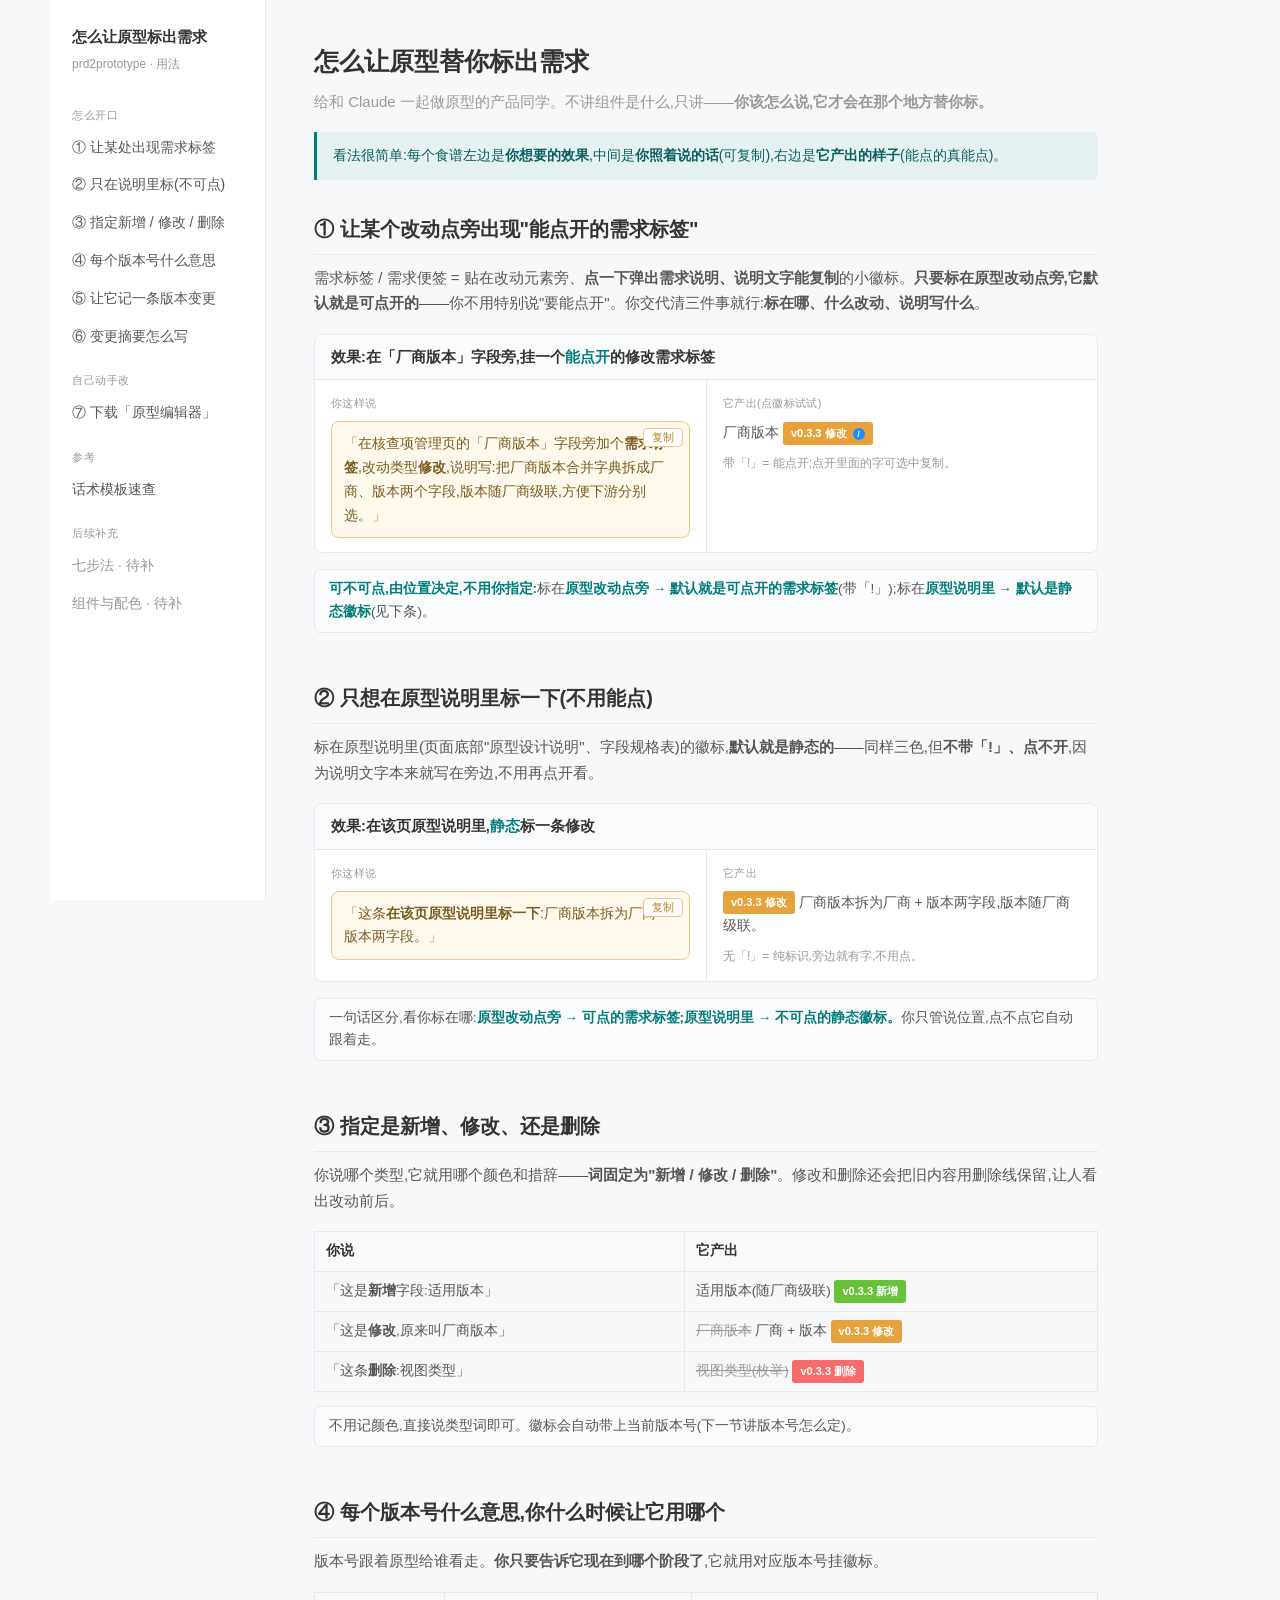
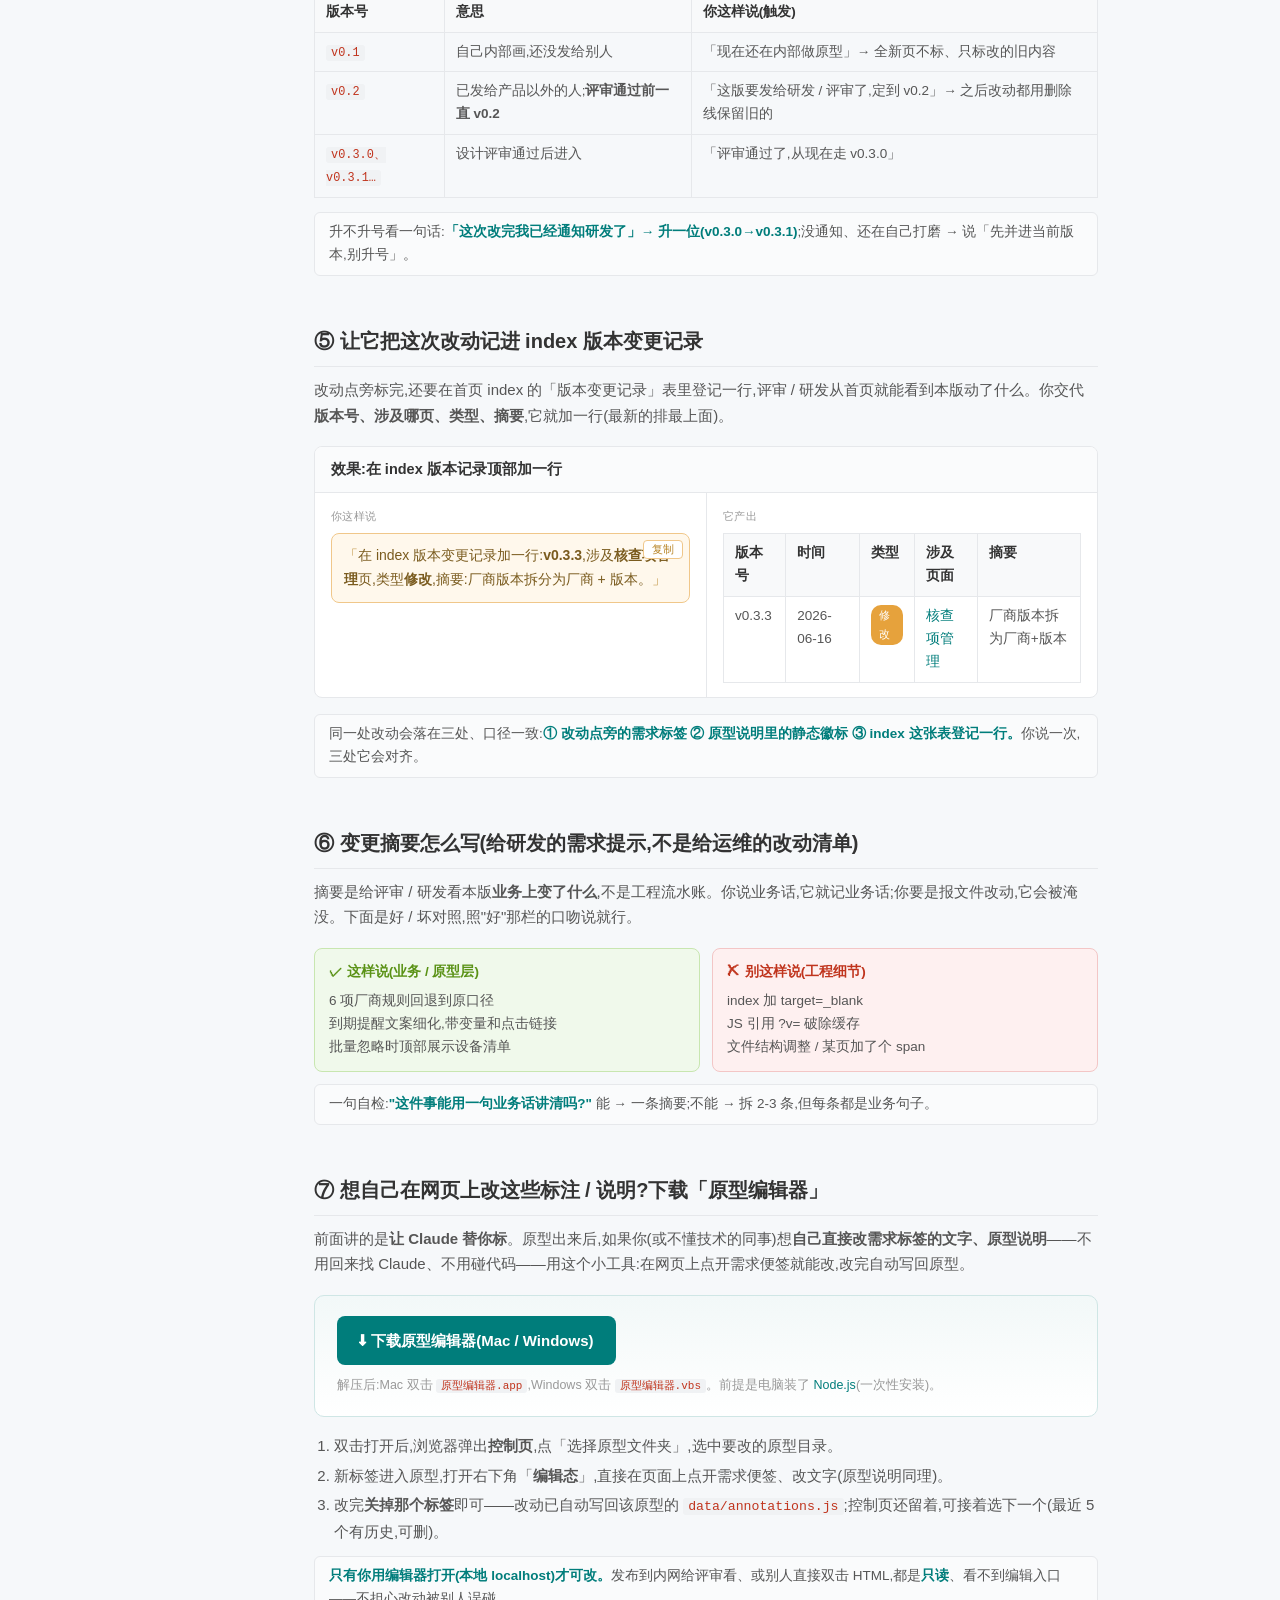
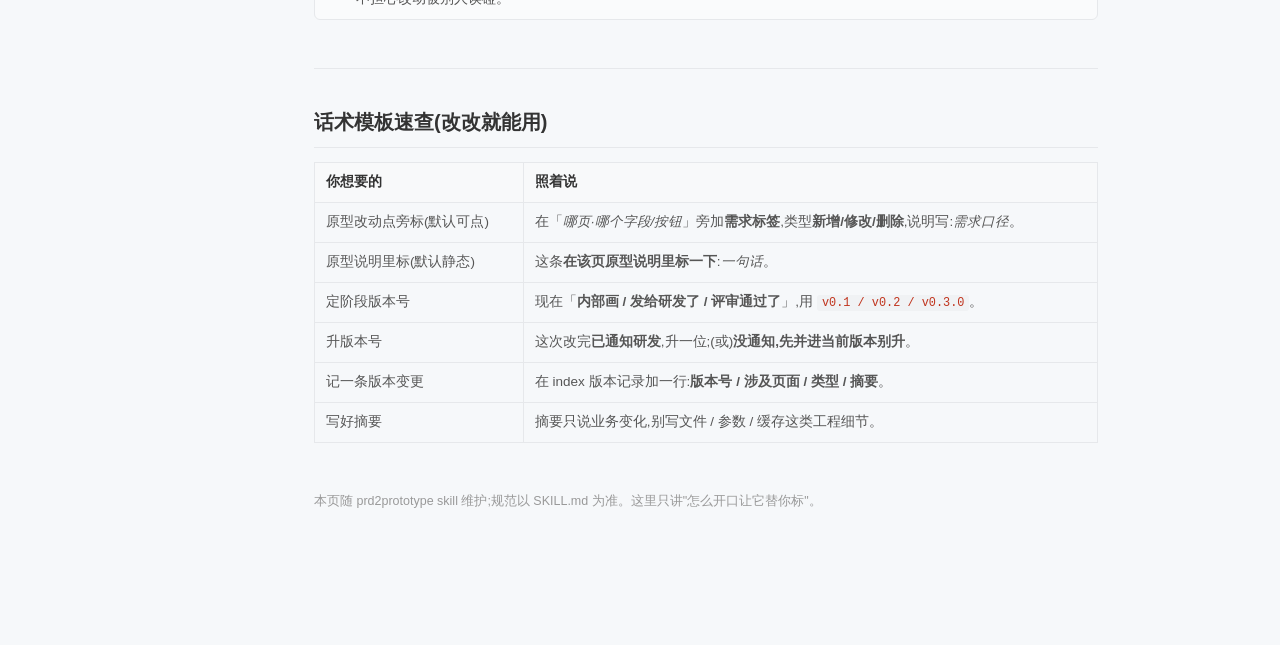
<file: docs/index.html>
<!DOCTYPE html>
<html lang="zh-CN">
<head>
<meta charset="UTF-8">
<meta name="viewport" content="width=device-width, initial-scale=1.0">
<title>怎么让原型标出需求 · prd2prototype 用法</title>
<style>
  :root{
    --primary:#007D7B; --primary-soft:#E6F2F2;
    --new:#67c23a; --edit:#e6a23c; --del:#f56c6c; --bang:#1890ff;
    --title:#333; --body:#565656; --muted:#999; --line:#e6e8eb;
    --bg:#f6f8fa; --card:#fff; --say:#fff8ec; --sayline:#f0c78a;
    --radius:8px;
    --font:"PingFang SC","Microsoft YaHei",-apple-system,BlinkMacSystemFont,"Segoe UI",sans-serif;
    --mono:"SFMono-Regular",Consolas,"Liberation Mono",Menlo,monospace;
  }
  *{box-sizing:border-box;}
  body{margin:0;font-family:var(--font);color:var(--body);background:var(--bg);line-height:1.7;font-size:15px;}
  a{color:var(--primary);text-decoration:none;}
  code{font-family:var(--mono);background:#f0f2f4;padding:1px 5px;border-radius:3px;font-size:.88em;color:#c0341d;}

  .wrap{display:flex;max-width:1180px;margin:0 auto;}
  nav.side{width:216px;flex:none;position:sticky;top:0;align-self:flex-start;height:100vh;
           overflow:auto;padding:24px 12px 40px;border-right:1px solid var(--line);background:var(--card);}
  nav.side .brand{font-weight:700;color:var(--title);font-size:15px;padding:0 10px 4px;}
  nav.side .ver{font-size:12px;color:var(--muted);padding:0 10px 16px;}
  nav.side a{display:block;color:var(--body);padding:7px 10px;border-radius:6px;font-size:14px;}
  nav.side a:hover{background:var(--bg);}
  nav.side a.future{color:var(--muted);cursor:default;}
  nav.side .grp{font-size:11px;color:var(--muted);text-transform:uppercase;letter-spacing:.05em;padding:16px 10px 4px;}
  main{flex:1;min-width:0;padding:40px 48px 120px;max-width:880px;}

  header.hero h1{font-size:25px;color:var(--title);margin:0 0 6px;}
  header.hero p{color:var(--muted);margin:0;}
  .callout{background:var(--primary-soft);border-left:3px solid var(--primary);border-radius:0 6px 6px 0;
           padding:12px 16px;margin:18px 0 32px;color:#0a5e5c;font-size:14px;}

  section{margin:0 0 48px;scroll-margin-top:24px;}
  section h2{font-size:20px;color:var(--title);border-bottom:1px solid var(--line);padding-bottom:8px;margin:0 0 8px;}
  section .intro{color:var(--body);margin:10px 0 18px;}

  /* recipe card */
  .recipe{background:var(--card);border:1px solid var(--line);border-radius:var(--radius);overflow:hidden;margin:16px 0;}
  .recipe .scene{background:#fafbfc;border-bottom:1px solid var(--line);padding:10px 16px;font-weight:600;color:var(--title);font-size:14.5px;}
  .recipe .scene em{color:var(--primary);font-style:normal;}
  .recipe .grid{display:grid;grid-template-columns:1fr 1fr;}
  .recipe .col{padding:14px 16px;}
  .recipe .col + .col{border-left:1px solid var(--line);}
  .recipe .ctag{font-size:11px;color:var(--muted);letter-spacing:.03em;margin-bottom:8px;text-transform:uppercase;}
  .say{position:relative;background:var(--say);border:1px solid var(--sayline);border-radius:8px;padding:10px 12px;font-size:14px;color:#7a5b1e;}
  .say .q{color:#b8862a;}
  .say .scopy{position:absolute;top:6px;right:6px;background:#fff;border:1px solid var(--sayline);color:#b8862a;
              border-radius:4px;padding:1px 8px;font-size:11px;cursor:pointer;font-family:var(--font);}
  .say .scopy.done{background:var(--edit);color:#fff;border-color:var(--edit);}
  .got{font-size:14px;}
  .got .hint{font-size:12px;color:var(--muted);margin-top:8px;}

  /* badges */
  .badge{display:inline-block;padding:2px 8px;border-radius:3px;font-size:11px;font-weight:600;color:#fff;vertical-align:middle;}
  .badge.new{background:var(--new);} .badge.edit{background:var(--edit);} .badge.del{background:var(--del);}
  .badge.clickable{cursor:pointer;}
  .bang{display:inline-block;margin-left:3px;width:12px;height:12px;line-height:12px;text-align:center;
        border-radius:50%;background:var(--bang);color:#fff;font-size:9px;font-weight:700;vertical-align:middle;}
  .tip{position:relative;display:inline-block;}
  .pop{position:absolute;top:calc(100% + 8px);left:0;z-index:10;min-width:230px;max-width:300px;
       background:#fff;border:1px solid var(--line);border-radius:8px;box-shadow:0 8px 28px rgba(0,0,0,.14);
       padding:12px 14px;display:none;text-align:left;}
  .tip.open .pop{display:block;}
  .pop .ph{font-size:12px;font-weight:700;color:var(--title);margin-bottom:6px;display:flex;justify-content:space-between;align-items:center;}
  .pop .pi{font-size:13px;color:var(--body);user-select:text;}
  .pop .copy{font-size:11px;color:var(--primary);background:var(--primary-soft);border:none;border-radius:4px;padding:2px 8px;cursor:pointer;font-family:var(--font);}
  .pop .copy.done{color:#fff;background:var(--primary);}

  table{border-collapse:collapse;width:100%;margin:14px 0;font-size:13.5px;}
  th,td{border:1px solid var(--line);padding:8px 11px;text-align:left;vertical-align:top;}
  th{background:#f8f9fa;color:var(--title);font-weight:600;}
  td del{color:var(--muted);}
  .tag{display:inline-block;padding:1px 8px;border-radius:10px;font-size:11px;color:#fff;}
  .tag.new{background:var(--new);} .tag.edit{background:var(--edit);} .tag.del{background:var(--del);}

  .keypt{background:#fafbfc;border:1px solid var(--line);border-radius:6px;padding:8px 14px;margin:12px 0;font-size:13.5px;}
  .keypt b{color:var(--primary);}
  .gb{display:grid;grid-template-columns:1fr 1fr;gap:12px;margin:12px 0;}
  .gb .box{border-radius:8px;padding:12px 14px;font-size:13.5px;}
  .gb .good{background:#f0f9eb;border:1px solid #c8e6b0;}
  .gb .bad{background:#fef0f0;border:1px solid #f3c6c6;}
  .gb .box b{display:block;margin-bottom:6px;}
  .gb .good b{color:#5a9216;} .gb .bad b{color:#c0341d;}
  hr.s{border:none;border-top:1px solid var(--line);margin:36px 0;}
  .foot{color:var(--muted);font-size:12.5px;margin-top:40px;}
  .dlwrap{background:linear-gradient(180deg,#f2f8f8,#fff);border:1px solid #cfe6e5;border-radius:10px;padding:20px 22px;margin:16px 0;}
  .dlbtn{display:inline-flex;align-items:center;gap:8px;background:var(--primary);color:#fff;font-weight:600;font-size:15px;padding:12px 22px;border-radius:8px;text-decoration:none;}
  .dlbtn:hover{background:#198A88;}
  .dlmeta{font-size:12.5px;color:var(--muted);margin-top:10px;}
  .steps3{margin:14px 0 0;padding-left:20px;} .steps3 li{margin:4px 0;}
  @media(max-width:820px){ nav.side{display:none;} main{padding:24px 18px 80px;} .recipe .grid{grid-template-columns:1fr;} .recipe .col+.col{border-left:none;border-top:1px solid var(--line);} .gb{grid-template-columns:1fr;} }
</style>
</head>
<body>
<div class="wrap">
  <nav class="side">
    <div class="brand">怎么让原型标出需求</div>
    <div class="ver">prd2prototype · 用法</div>
    <div class="grp">怎么开口</div>
    <a href="#tag">① 让某处出现需求标签</a>
    <a href="#static">② 只在说明里标(不可点)</a>
    <a href="#type">③ 指定新增 / 修改 / 删除</a>
    <a href="#version">④ 每个版本号什么意思</a>
    <a href="#record">⑤ 让它记一条版本变更</a>
    <a href="#summary">⑥ 变更摘要怎么写</a>
    <div class="grp">自己动手改</div>
    <a href="#editor">⑦ 下载「原型编辑器」</a>
    <div class="grp">参考</div>
    <a href="#templates">话术模板速查</a>
    <div class="grp">后续补充</div>
    <a class="future">七步法 · 待补</a>
    <a class="future">组件与配色 · 待补</a>
  </nav>

  <main>
    <header class="hero">
      <h1>怎么让原型替你标出需求</h1>
      <p>给和 Claude 一起做原型的产品同学。不讲组件是什么,只讲——<strong>你该怎么说,它才会在那个地方替你标。</strong></p>
    </header>
    <div class="callout">
      看法很简单:每个食谱左边是<b>你想要的效果</b>,中间是<b>你照着说的话</b>(可复制),右边是<b>它产出的样子</b>(能点的真能点)。
    </div>

    <!-- 1 -->
    <section id="tag">
      <h2>① 让某个改动点旁出现"能点开的需求标签"</h2>
      <p class="intro">需求标签 / 需求便签 = 贴在改动元素旁、<b>点一下弹出需求说明、说明文字能复制</b>的小徽标。<b>只要标在原型改动点旁,它默认就是可点开的</b>——你不用特别说"要能点开"。你交代清三件事就行:<b>标在哪、什么改动、说明写什么</b>。</p>
      <div class="recipe">
        <div class="scene">效果:在「厂商版本」字段旁,挂一个<em>能点开</em>的修改需求标签</div>
        <div class="grid">
          <div class="col">
            <div class="ctag">你这样说</div>
            <div class="say">
              <button class="scopy">复制</button>
              <span class="q">「</span>在核查项管理页的「厂商版本」字段旁加个<b>需求标签</b>,改动类型<b>修改</b>,说明写:把厂商版本合并字典拆成厂商、版本两个字段,版本随厂商级联,方便下游分别选。<span class="q">」</span>
            </div>
          </div>
          <div class="col">
            <div class="ctag">它产出(点徽标试试)</div>
            <div class="got">
              <span>厂商版本</span>
              <span class="tip" data-tip>
                <span class="badge edit clickable">v0.3.3 修改 <i class="bang">!</i></span>
                <span class="pop">
                  <span class="ph">改动说明 <button class="copy">复制</button></span>
                  <span class="pi">厂商版本合并字典拆成厂商、版本两个字段,版本随厂商级联,下游可分别选。</span>
                </span>
              </span>
              <div class="hint">带「!」= 能点开;点开里面的字可选中复制。</div>
            </div>
          </div>
        </div>
      </div>
      <div class="keypt"><b>可不可点,由位置决定,不用你指定:</b>标在<b>原型改动点旁 → 默认就是可点开的需求标签</b>(带「!」);标在<b>原型说明里 → 默认是静态徽标</b>(见下条)。</div>
    </section>

    <!-- 2 -->
    <section id="static">
      <h2>② 只想在原型说明里标一下(不用能点)</h2>
      <p class="intro">标在原型说明里(页面底部"原型设计说明"、字段规格表)的徽标,<b>默认就是静态的</b>——同样三色,但<b>不带「!」、点不开</b>,因为说明文字本来就写在旁边,不用再点开看。</p>
      <div class="recipe">
        <div class="scene">效果:在该页原型说明里,<em>静态</em>标一条修改</div>
        <div class="grid">
          <div class="col">
            <div class="ctag">你这样说</div>
            <div class="say">
              <button class="scopy">复制</button>
              <span class="q">「</span>这条<b>在该页原型说明里标一下</b>:厂商版本拆为厂商 + 版本两字段。<span class="q">」</span>
            </div>
          </div>
          <div class="col">
            <div class="ctag">它产出</div>
            <div class="got">
              <span class="badge edit">v0.3.3 修改</span>
              <span> 厂商版本拆为厂商 + 版本两字段,版本随厂商级联。</span>
              <div class="hint">无「!」= 纯标识,旁边就有字,不用点。</div>
            </div>
          </div>
        </div>
      </div>
      <div class="keypt">一句话区分,看你标在哪:<b>原型改动点旁 → 可点的需求标签;原型说明里 → 不可点的静态徽标。</b>你只管说位置,点不点它自动跟着走。</div>
    </section>

    <!-- 3 -->
    <section id="type">
      <h2>③ 指定是新增、修改、还是删除</h2>
      <p class="intro">你说哪个类型,它就用哪个颜色和措辞——<b>词固定为"新增 / 修改 / 删除"</b>。修改和删除还会把旧内容用删除线保留,让人看出改动前后。</p>
      <table>
        <tr><th>你说</th><th>它产出</th></tr>
        <tr><td>「这是<b>新增</b>字段:适用版本」</td><td>适用版本(随厂商级联) <span class="badge new">v0.3.3 新增</span></td></tr>
        <tr><td>「这是<b>修改</b>,原来叫厂商版本」</td><td><del>厂商版本</del> 厂商 + 版本 <span class="badge edit">v0.3.3 修改</span></td></tr>
        <tr><td>「这条<b>删除</b>:视图类型」</td><td><del>视图类型(枚举)</del> <span class="badge del">v0.3.3 删除</span></td></tr>
      </table>
      <div class="keypt">不用记颜色,直接说类型词即可。徽标会自动带上当前版本号(下一节讲版本号怎么定)。</div>
    </section>

    <!-- 4 -->
    <section id="version">
      <h2>④ 每个版本号什么意思,你什么时候让它用哪个</h2>
      <p class="intro">版本号跟着原型给谁看走。<b>你只要告诉它现在到哪个阶段了</b>,它就用对应版本号挂徽标。</p>
      <table>
        <tr><th>版本号</th><th>意思</th><th>你这样说(触发)</th></tr>
        <tr><td><code>v0.1</code></td><td>自己内部画,还没发给别人</td><td>「现在还在内部做原型」→ 全新页不标、只标改的旧内容</td></tr>
        <tr><td><code>v0.2</code></td><td>已发给产品以外的人;<b>评审通过前一直 v0.2</b></td><td>「这版要发给研发 / 评审了,定到 v0.2」→ 之后改动都用删除线保留旧的</td></tr>
        <tr><td><code>v0.3.0、v0.3.1…</code></td><td>设计评审通过后进入</td><td>「评审通过了,从现在走 v0.3.0」</td></tr>
      </table>
      <div class="keypt">升不升号看一句话:<b>「这次改完我已经通知研发了」→ 升一位(v0.3.0→v0.3.1)</b>;没通知、还在自己打磨 → 说「先并进当前版本,别升号」。</div>
    </section>

    <!-- 5 -->
    <section id="record">
      <h2>⑤ 让它把这次改动记进 index 版本变更记录</h2>
      <p class="intro">改动点旁标完,还要在首页 index 的「版本变更记录」表里登记一行,评审 / 研发从首页就能看到本版动了什么。你交代<b>版本号、涉及哪页、类型、摘要</b>,它就加一行(最新的排最上面)。</p>
      <div class="recipe">
        <div class="scene">效果:在 index 版本记录顶部加一行</div>
        <div class="grid">
          <div class="col">
            <div class="ctag">你这样说</div>
            <div class="say">
              <button class="scopy">复制</button>
              <span class="q">「</span>在 index 版本变更记录加一行:<b>v0.3.3</b>,涉及<b>核查项管理</b>页,类型<b>修改</b>,摘要:厂商版本拆分为厂商 + 版本。<span class="q">」</span>
            </div>
          </div>
          <div class="col">
            <div class="ctag">它产出</div>
            <div class="got">
              <table style="margin:0;">
                <tr><th>版本号</th><th>时间</th><th>类型</th><th>涉及页面</th><th>摘要</th></tr>
                <tr><td>v0.3.3</td><td>2026-06-16</td><td><span class="tag edit">修改</span></td><td><a>核查项管理</a></td><td>厂商版本拆为厂商+版本</td></tr>
              </table>
            </div>
          </div>
        </div>
      </div>
      <div class="keypt">同一处改动会落在三处、口径一致:<b>① 改动点旁的需求标签 ② 原型说明里的静态徽标 ③ index 这张表登记一行。</b>你说一次,三处它会对齐。</div>
    </section>

    <!-- 6 -->
    <section id="summary">
      <h2>⑥ 变更摘要怎么写(给研发的需求提示,不是给运维的改动清单)</h2>
      <p class="intro">摘要是给评审 / 研发看本版<b>业务上变了什么</b>,不是工程流水账。你说业务话,它就记业务话;你要是报文件改动,它会被淹没。下面是好 / 坏对照,照"好"那栏的口吻说就行。</p>
      <div class="gb">
        <div class="box good">
          <b>✓ 这样说(业务 / 原型层)</b>
          6 项厂商规则回退到原口径<br>
          到期提醒文案细化,带变量和点击链接<br>
          批量忽略时顶部展示设备清单
        </div>
        <div class="box bad">
          <b>✗ 别这样说(工程细节)</b>
          index 加 target=_blank<br>
          JS 引用 ?v= 破除缓存<br>
          文件结构调整 / 某页加了个 span
        </div>
      </div>
      <div class="keypt">一句自检:<b>"这件事能用一句业务话讲清吗?"</b> 能 → 一条摘要;不能 → 拆 2-3 条,但每条都是业务句子。</div>
    </section>

    <!-- 7 -->
    <section id="editor">
      <h2>⑦ 想自己在网页上改这些标注 / 说明?下载「原型编辑器」</h2>
      <p class="intro">前面讲的是<b>让 Claude 替你标</b>。原型出来后,如果你(或不懂技术的同事)想<b>自己直接改需求标签的文字、原型说明</b>——不用回来找 Claude、不用碰代码——用这个小工具:在网页上点开需求便签就能改,改完自动写回原型。</p>
      <div class="dlwrap">
        <a class="dlbtn" href="https://github.com/yideng-xl/jg-product-design-skills/releases/latest/download/prototype-editor.zip">⬇ 下载原型编辑器(Mac / Windows)</a>
        <div class="dlmeta">解压后:Mac 双击 <code>原型编辑器.app</code>,Windows 双击 <code>原型编辑器.vbs</code>。前提是电脑装了 <a href="https://nodejs.org" target="_blank" rel="noopener">Node.js</a>(一次性安装)。</div>
      </div>
      <ol class="steps3">
        <li>双击打开后,浏览器弹出<b>控制页</b>,点「选择原型文件夹」,选中要改的原型目录。</li>
        <li>新标签进入原型,打开右下角「<b>编辑态</b>」,直接在页面上点开需求便签、改文字(原型说明同理)。</li>
        <li>改完<b>关掉那个标签</b>即可——改动已自动写回该原型的 <code>data/annotations.js</code>;控制页还留着,可接着选下一个(最近 5 个有历史,可删)。</li>
      </ol>
      <div class="keypt"><b>只有你用编辑器打开(本地 localhost)才可改。</b>发布到内网给评审看、或别人直接双击 HTML,都是<b>只读</b>、看不到编辑入口——不担心改动被别人误碰。</div>
    </section>

    <hr class="s">

    <!-- templates -->
    <section id="templates">
      <h2>话术模板速查(改改就能用)</h2>
      <table>
        <tr><th>你想要的</th><th>照着说</th></tr>
        <tr><td>原型改动点旁标(默认可点)</td><td>在「<i>哪页·哪个字段/按钮</i>」旁加<b>需求标签</b>,类型<b>新增/修改/删除</b>,说明写:<i>需求口径</i>。</td></tr>
        <tr><td>原型说明里标(默认静态)</td><td>这条<b>在该页原型说明里标一下</b>:<i>一句话</i>。</td></tr>
        <tr><td>定阶段版本号</td><td>现在「<b>内部画 / 发给研发了 / 评审通过了</b>」,用 <code>v0.1 / v0.2 / v0.3.0</code>。</td></tr>
        <tr><td>升版本号</td><td>这次改完<b>已通知研发</b>,升一位;(或)<b>没通知,先并进当前版本别升</b>。</td></tr>
        <tr><td>记一条版本变更</td><td>在 index 版本记录加一行:<b>版本号 / 涉及页面 / 类型 / 摘要</b>。</td></tr>
        <tr><td>写好摘要</td><td>摘要只说业务变化,别写文件 / 参数 / 缓存这类工程细节。</td></tr>
      </table>
    </section>

    <p class="foot">本页随 prd2prototype skill 维护;规范以 SKILL.md 为准。这里只讲"怎么开口让它替你标"。</p>
  </main>
</div>

<script>
  document.querySelectorAll('.tip[data-tip] .badge.clickable').forEach(function(b){
    b.addEventListener('click',function(e){
      e.stopPropagation();
      var tip=b.closest('.tip'); var open=tip.classList.contains('open');
      document.querySelectorAll('.tip.open').forEach(function(t){t.classList.remove('open');});
      if(!open)tip.classList.add('open');
    });
  });
  document.addEventListener('click',function(){
    document.querySelectorAll('.tip.open').forEach(function(t){t.classList.remove('open');});
  });
  document.querySelectorAll('.pop .copy').forEach(function(btn){
    btn.addEventListener('click',function(e){
      e.stopPropagation();
      var txt=btn.closest('.pop').querySelector('.pi').innerText;
      navigator.clipboard.writeText(txt).then(function(){
        btn.textContent='已复制';btn.classList.add('done');
        setTimeout(function(){btn.textContent='复制';btn.classList.remove('done');},1500);
      });
    });
  });
  document.querySelectorAll('.say .scopy').forEach(function(btn){
    btn.addEventListener('click',function(e){
      e.stopPropagation();
      var box=btn.parentNode; var clone=box.cloneNode(true);
      clone.querySelector('.scopy').remove();
      var txt=clone.innerText.replace(/[「」]/g,'').trim();
      navigator.clipboard.writeText(txt).then(function(){
        btn.textContent='已复制';btn.classList.add('done');
        setTimeout(function(){btn.textContent='复制';btn.classList.remove('done');},1500);
      });
    });
  });
</script>
</body>
</html>
</file>
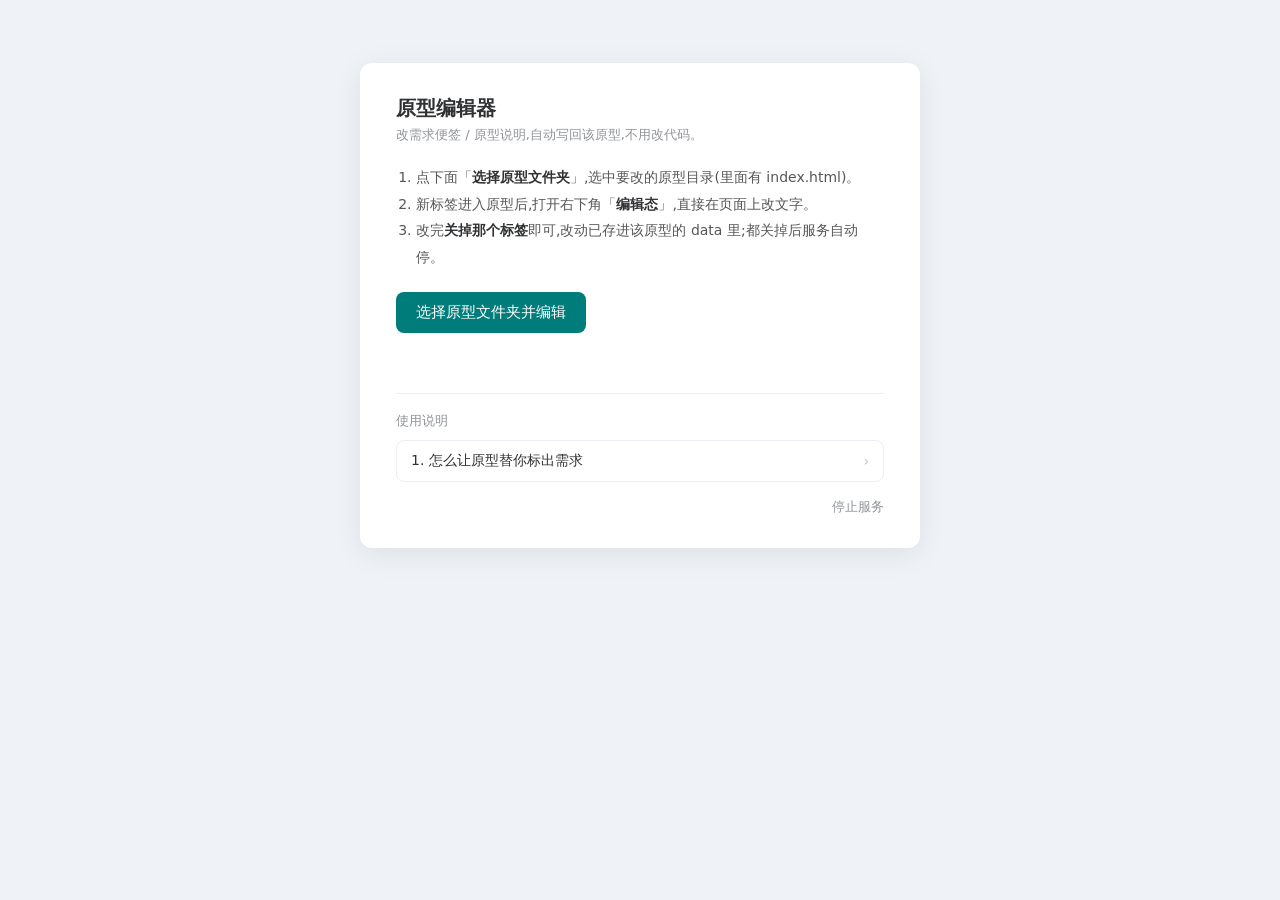
<file: skills/prd2prototype/assets/editor/panel.html>
<!DOCTYPE html>
<html lang="zh-CN">
<head>
<meta charset="UTF-8">
<meta name="viewport" content="width=device-width, initial-scale=1.0">
<title>原型编辑器</title>
<style>
  :root { --brand:#007D7B; }
  * { box-sizing: border-box; }
  body { margin: 0; font-family: "PingFang SC", "Microsoft YaHei", system-ui, sans-serif; color: #303133; background: #eff3f8; }
  .wrap { max-width: 560px; margin: 7vh auto; background: #fff; border-radius: 12px; box-shadow: 0 6px 30px rgba(0,0,0,.08); padding: 32px 36px; }
  h1 { font-size: 20px; margin: 0 0 4px; }
  .sub { color: #909399; font-size: 13px; margin: 0 0 20px; }
  ol { margin: 0 0 22px; padding-left: 20px; color: #565656; font-size: 14px; line-height: 1.9; }
  ol b { color: #303133; }
  .btn { display: inline-flex; align-items: center; gap: 6px; border: 0; border-radius: 8px; padding: 11px 20px;
         font-size: 15px; cursor: pointer; background: var(--brand); color: #fff; }
  .btn:hover { background: #198A88; }
  .btn:disabled { background: #b6c2c2; cursor: not-allowed; }
  .status { margin: 14px 0 0; font-size: 13px; color: #565656; min-height: 20px; }
  .sec-title { font-size: 13px; color: #909399; margin: 22px 0 10px; }
  .row { display: flex; align-items: center; justify-content: space-between; gap: 12px;
         text-decoration: none; color: #303133; font-size: 14px; padding: 11px 14px;
         border: 1px solid #ebeef5; border-radius: 8px; margin-bottom: 8px; transition: .15s; cursor: pointer; }
  .row:hover { border-color: var(--brand); background: #f2f8f8; }
  .row .arrow { color: #c0c4cc; flex: none; }
  .row:hover .arrow { color: var(--brand); }
  .row .ri-name { overflow: hidden; text-overflow: ellipsis; white-space: nowrap; flex: 1; }
  .row .ri-del { flex: none; color: #c0c4cc; font-size: 18px; line-height: 1; padding: 0 4px; }
  .row .ri-del:hover { color: #f56c6c; }
  .recent { margin-top: 8px; }
  .help { margin-top: 26px; padding-top: 18px; border-top: 1px solid #ebeef5; }
  .foot { margin-top: 16px; font-size: 13px; color: #909399; text-align: right; }
  .foot a { color: #909399; text-decoration: none; }
  .foot a:hover { color: #f56c6c; text-decoration: underline; }
</style>
</head>
<body>
  <div class="wrap">
    <h1>原型编辑器</h1>
    <p class="sub">改需求便签 / 原型说明,自动写回该原型,不用改代码。</p>
    <ol>
      <li>点下面「<b>选择原型文件夹</b>」,选中要改的原型目录(里面有 index.html)。</li>
      <li>新标签进入原型后,打开右下角「<b>编辑态</b>」,直接在页面上改文字。</li>
      <li>改完<b>关掉那个标签</b>即可,改动已存进该原型的 data 里;都关掉后服务自动停。</li>
    </ol>
    <button class="btn" id="pick">选择原型文件夹并编辑</button>
    <div class="status" id="status"></div>

    <div class="recent" id="recent" style="display:none">
      <div class="sec-title">最近 5 个原型(点一条快速继续)</div>
      <div id="recent-list"></div>
    </div>

    <div class="help">
      <div class="sec-title" style="margin-top:0">使用说明</div>
      <a class="row" href="https://yideng-xl.github.io/jg-product-design-skills/" target="_blank" rel="noopener">
        <span class="ri-name">1. 怎么让原型替你标出需求</span><span class="arrow">›</span>
      </a>
    </div>
    <div class="foot"><a href="#" id="stop">停止服务</a></div>
  </div>

  <script>
    var st = document.getElementById("status");
    var pickBtn = document.getElementById("pick");
    var RECENT_KEY = "proto:recent";
    var NOSVC = "没连上本地服务。请不要直接双击 panel.html —— 用「原型编辑器」App 打开,地址应是 http://localhost:47821/";
    var HTTP = location.protocol === "http:";

    function b64url(s) { return btoa(unescape(encodeURIComponent(s))).replace(/\+/g, "-").replace(/\//g, "_"); }
    function protoUrl(p) { return "p/" + b64url(p) + "/"; }
    function loadRecent() { try { return JSON.parse(localStorage.getItem(RECENT_KEY) || "[]"); } catch (e) { return []; } }
    function pushRecent(item) {
      var list = loadRecent().filter(function (x) { return x.path !== item.path; });
      list.unshift(item);
      try { localStorage.setItem(RECENT_KEY, JSON.stringify(list.slice(0, 5))); } catch (e) {}
      renderRecent();
    }
    function removeRecent(p) {
      var list = loadRecent().filter(function (x) { return x.path !== p; });
      try { localStorage.setItem(RECENT_KEY, JSON.stringify(list)); } catch (e) {}
      renderRecent();
    }
    function renderRecent() {
      var list = loadRecent(), box = document.getElementById("recent"), ul = document.getElementById("recent-list");
      if (!list.length) { box.style.display = "none"; return; }
      box.style.display = ""; ul.innerHTML = "";
      list.forEach(function (it) {
        var a = document.createElement("a");
        a.className = "row"; a.href = "#"; a.title = it.path;
        a.innerHTML = '<span class="ri-name"></span><span class="ri-del" title="从历史里删除">×</span>';
        a.querySelector(".ri-name").textContent = it.name;
        a.querySelector(".ri-del").addEventListener("click", function (e) {
          e.preventDefault(); e.stopPropagation(); removeRecent(it.path);
        });
        a.addEventListener("click", function (e) {
          e.preventDefault();
          if (!HTTP) { st.textContent = NOSVC; return; }
          window.open(protoUrl(it.path), "_blank");
          pushRecent(it); // 冒泡到最前
          st.textContent = "已在新标签打开:" + it.name;
        });
        ul.appendChild(a);
      });
    }

    if (!HTTP) { st.textContent = NOSVC; pickBtn.disabled = true; }
    if (HTTP) setInterval(function () { fetch("ping").catch(function () {}); }, 3000);
    renderRecent();

    pickBtn.addEventListener("click", function () {
      if (!HTTP) { st.textContent = NOSVC; return; }
      var w = window.open("about:blank", "_blank"); // 点击手势里先开,避免被拦截
      st.textContent = "请在弹出的系统窗口里选择文件夹…";
      fetch("pick", { method: "POST" }).then(function (r) { return r.json(); }).then(function (j) {
        if (j.ok) {
          var url = protoUrl(j.path);
          if (w) w.location = url; else window.open(url, "_blank");
          pushRecent({ path: j.path, name: j.name });
          st.textContent = "已在新标签打开:" + j.name + "(可继续在此选下一个)";
        } else { if (w) w.close(); st.textContent = "没有选择文件夹(或没选中)。"; }
      }).catch(function () { if (w) w.close(); st.textContent = NOSVC; });
    });

    document.getElementById("stop").addEventListener("click", function (e) {
      e.preventDefault();
      fetch("bye").catch(function () {});
      document.querySelector(".wrap").innerHTML = "<h1>已停止</h1><p class='sub'>服务已停止,可以关闭本页了。</p>";
    });
  </script>
</body>
</html>
</file>
